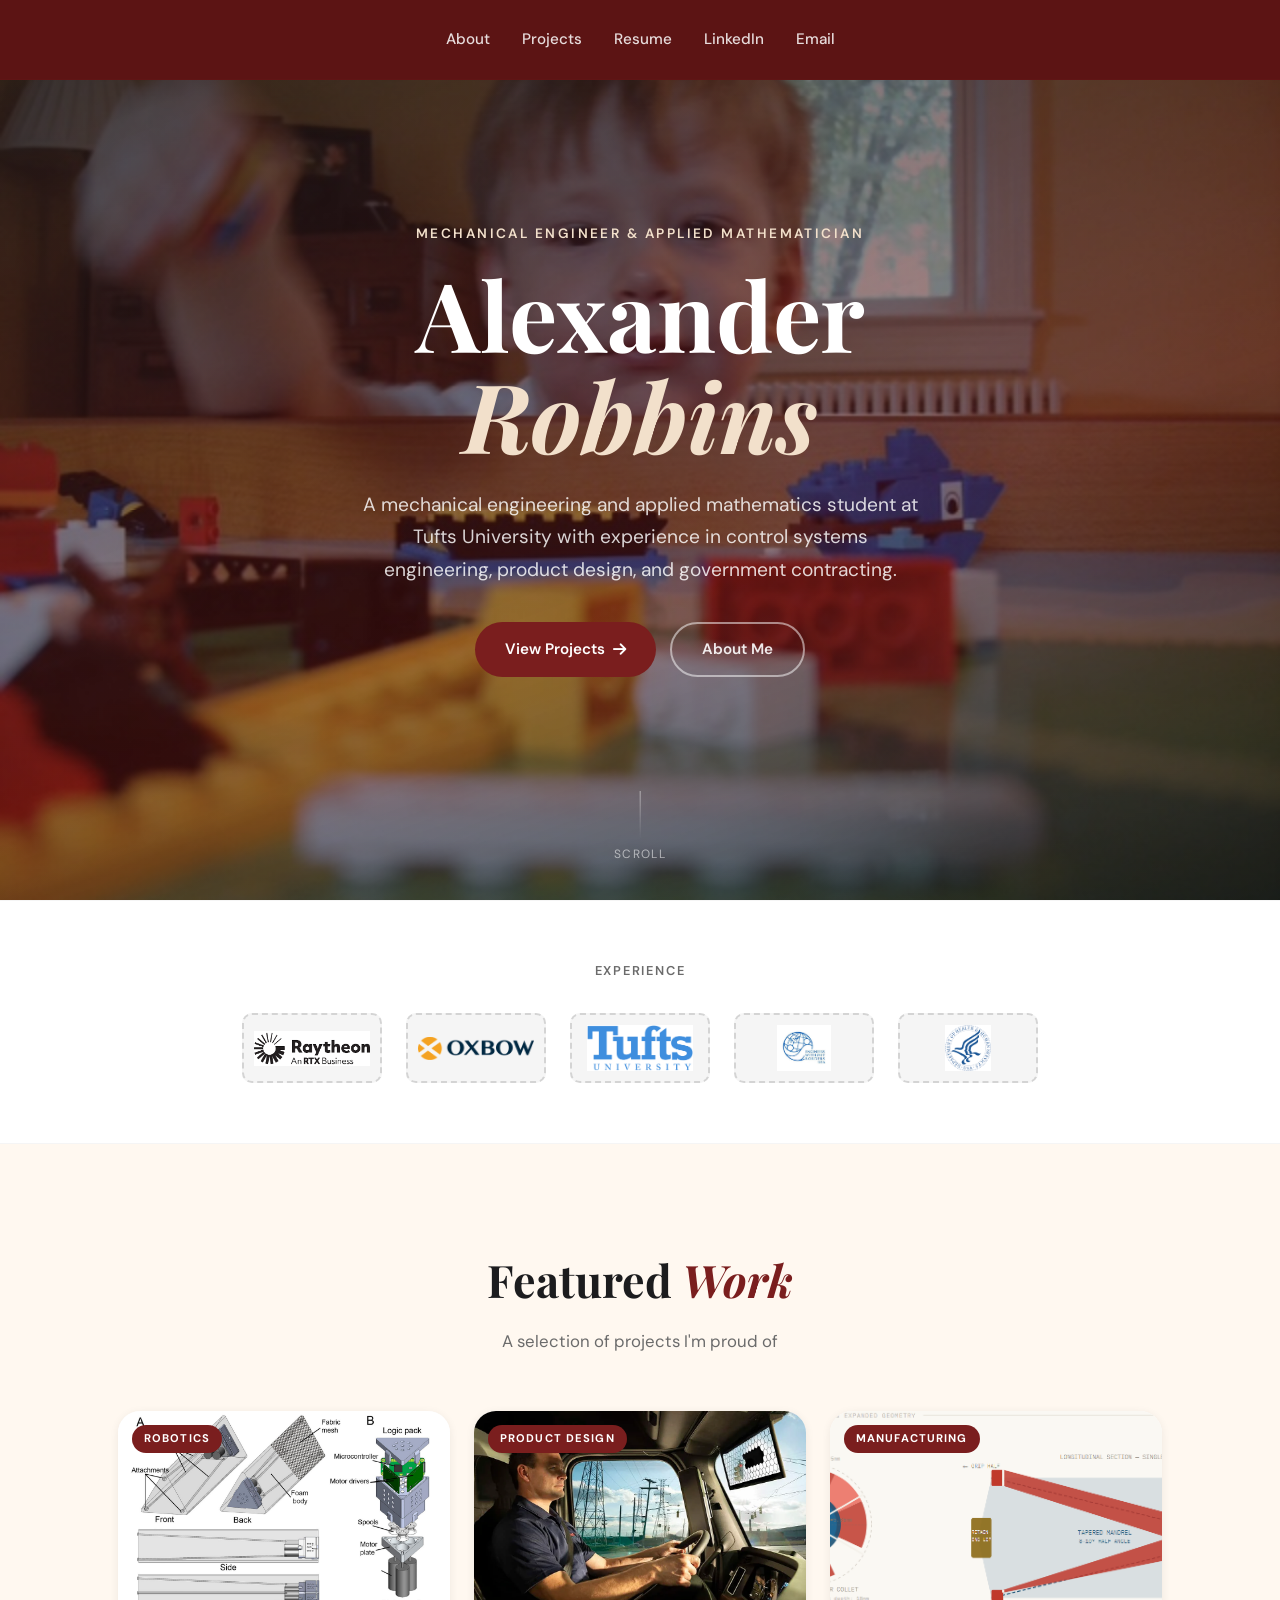
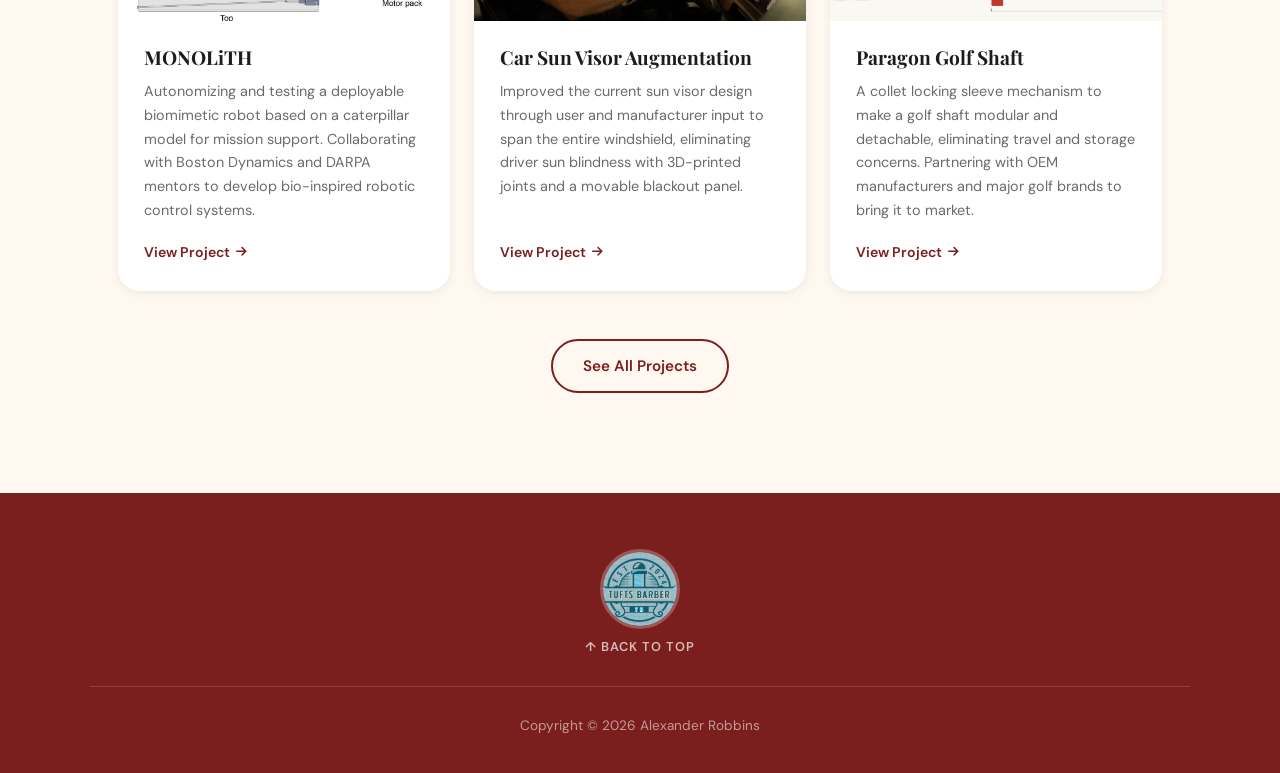
<file: index.html>
<!DOCTYPE html>
<html lang="en">
<head>
  <meta charset="UTF-8">
  <meta name="viewport" content="width=device-width, initial-scale=1.0">
  <title>Alexander Robbins — Mechanical Engineer</title>
  <link rel="stylesheet" href="./styles.css">
  <!-- Font Awesome for icons -->
  <link href="https://cdnjs.cloudflare.com/ajax/libs/font-awesome/6.0.0/css/all.min.css" rel="stylesheet">
</head>

<body>

  <!-- ═══════════════════════════════════════════════
       NAVIGATION
       ═══════════════════════════════════════════════ -->
  <nav id="navbar">
    <div class="nav__inner">
      <!-- Left: Name -->
      <a href="index.html" class="nav__logo">Alexander Robbins</a>

      <!-- Right: Links -->
      <ul class="nav__links" id="navLinks">
        <li><a href="index.html"   class="nav__link">Home</a></li>
        <li><a href="Alexander Robbins Resume Feb 2026.pdf" target="_blank" class="nav__link">Resume</a></li>
        <li><a href="projects.html" class="nav__link">Projects</a></li>
        <li><a href="contact.html" class="nav__link">Contact Me</a></li>
      </ul>

      <!-- Mobile hamburger -->
      <button class="nav__hamburger" id="hamburger" aria-label="Toggle menu">
        <span></span><span></span><span></span>
      </button>
    </div>
  </nav>

  <!-- ═══════════════════════════════════════════════
       HERO — full-screen background photo
       REPLACE: swap ./images/hero-bg.jpg with your
       preferred background photo
       ═══════════════════════════════════════════════ -->
  <section class="hero">
    <!-- Background image — REPLACE src with your photo -->
    <div class="hero__bg" style="background-image: url('legos.JPEG');"></div>
    <div class="hero__overlay"></div>

    <div class="hero__content">
      <p class="hero__eyebrow">Mechanical Engineer &amp; Applied Mathematician</p>

      <h1 class="hero__name">
        Alexander<br><em>Robbins</em>
      </h1>

      <p class="hero__blurb">
        A mechanical engineering and applied mathematics student at Tufts University
        with experience in control systems engineering, product design, and government contracting.
      </p>

      <div class="hero__cta">
        <a href="projects.html" class="btn btn--primary">
          View Projects <i class="fas fa-arrow-right"></i>
        </a>
        <a href="aboutme.html" class="btn btn--outline" style="color: rgba(255,255,255,0.9); border-color: rgba(255,255,255,0.5);">
          About Me
        </a>
      </div>
    </div>

    <!-- Scroll cue -->
    <div class="hero__scroll">
      <div class="hero__scroll-line"></div>
      <span>Scroll</span>
    </div>
  </section>

  <!-- ═══════════════════════════════════════════════
       EXPERIENCE — company logo strip
       HOW TO USE: Inside each .logo-placeholder div,
       add an <img src="./images/company-logo.png">
       and remove the <span> text. The grey box will
       disappear and your logo will fill the space.
       ═══════════════════════════════════════════════ -->
  <section class="experience">
    <div class="experience__label">Experience</div>
    <div class="experience__logos">

      <!-- REPLACE EACH: add <img src="./images/[logo].png"> inside, remove <span> -->
      <div class="logo-placeholder">
        <img src="rtxlogo.png">
      </div>
      <div class="logo-placeholder">
        <img src="oxbow.png">
      </div>
      <div class="logo-placeholder">
        <img src="tuftslogo.png">      
    </div>
      <div class="logo-placeholder">
        <img src="ewblogo.jpg">      
    </div>
      <div class="logo-placeholder">
        <img src="dhhslogo.png">      
      </div>

    </div>
  </section>

  <!-- ═══════════════════════════════════════════════
       FEATURED PROJECTS
       Three highlighted projects on the home page
       ═══════════════════════════════════════════════ -->
  <section class="featured section">
    <div class="container">
      <h2 class="section-title">Featured <span>Work</span></h2>
      <p class="section-subtitle">A selection of projects I'm proud of</p>

      <div class="featured__grid">

        <!-- ── Featured Card 1: MONOLiTH ── -->
        <div class="featured-card reveal">
          <div class="featured-card__img-wrap">
            <!-- REPLACE: ./images/monolith.jpg -->
            <img src="monolith.png" alt="MONOLiTH Robot">
            <span class="featured-card__badge">Robotics</span>
          </div>
          <div class="featured-card__body">
            <h3 class="featured-card__title">MONOLiTH</h3>
            <p class="featured-card__desc">
              Autonomizing and testing a deployable biomimetic robot based on a caterpillar
              model for mission support. Collaborating with Boston Dynamics and DARPA mentors
              to develop bio-inspired robotic control systems.
            </p>
            <!-- REPLACE href with link to project report or page -->
            <a href="https://par.nsf.gov/servlets/purl/10316323" class="featured-card__link">
              View Project <i class="fas fa-arrow-right"></i>
            </a>
          </div>
        </div>

        <!-- ── Featured Card 2: Car Sun Visor ── -->
        <div class="featured-card reveal reveal--delay-2">
          <div class="featured-card__img-wrap">
            <!-- REPLACE: ./images/sunvisor.jpg -->
            <img src="sunvisor.webp" alt="Car Sun Visor Augmentation">
            <span class="featured-card__badge">Product Design</span>
          </div>
          <div class="featured-card__body">
            <h3 class="featured-card__title">Car Sun Visor Augmentation</h3>
            <p class="featured-card__desc">
              Improved the current sun visor design through user and manufacturer input to
              span the entire windshield, eliminating driver sun blindness with 3D-printed
              joints and a movable blackout panel.
            </p>
            <!-- REPLACE href -->
            <a href="#" class="featured-card__link">
              View Project <i class="fas fa-arrow-right"></i>
            </a>
          </div>
        </div>

        <!-- ── Featured Card 3: Paragon Golf Shaft ── -->
        <div class="featured-card reveal reveal--delay-3">
          <div class="featured-card__img-wrap">
            <!-- REPLACE: ./images/paragon.jpg -->
            <img src="paragondiagram.png" alt="Paragon Golf Shaft">
            <span class="featured-card__badge">Manufacturing</span>
          </div>
          <div class="featured-card__body">
            <h3 class="featured-card__title">Paragon Golf Shaft</h3>
            <p class="featured-card__desc">
              A collet locking sleeve mechanism to make a golf shaft modular and detachable,
              eliminating travel and storage concerns. Partnering with OEM manufacturers and
              major golf brands to bring it to market.
            </p>
            <!-- REPLACE href -->
            <a href="golf_shaft_oem_deck_1.pptx" class="featured-card__link">
              View Project <i class="fas fa-arrow-right"></i>
            </a>
          </div>
        </div>

      </div>

      <div class="featured__cta">
        <a href="projects.html" class="btn btn--outline">See All Projects</a>
      </div>
    </div>
  </section>

  <!-- ═══════════════════════════════════════════════
       FOOTER
       ═══════════════════════════════════════════════ -->
  <footer>
    <div class="footer__inner">

      <!-- TuftsBarber logo — click scrolls to top -->
      <a href="#" class="footer__logo-wrap" aria-label="Back to top">
        <!-- REPLACE: ./images/tuftsbarber.png -->
        <img src="tuftsbarber.png" alt="TuftsBarber" class="footer__logo-img">
        <span class="footer__back-top">↑ Back to Top</span>
      </a>

      <nav class="footer__links">
        <a href="aboutme.html"  class="footer__link">About</a>
        <a href="projects.html" class="footer__link">Projects</a>
        <a href="Alexander Robbins Resume Feb 2026.pdf" target="_blank" class="footer__link">Resume</a>
        <a href="https://www.linkedin.com/in/alexander-h-robbins" target="_blank" class="footer__link">LinkedIn</a>
        <a href="mailto:alexanderrobbins@gmail.com" class="footer__link">Email</a>
      </nav>

      <div class="footer__divider"></div>
      <p class="footer__copyright">Copyright &copy; 2026 Alexander Robbins</p>
    </div>
  </footer>

  <!-- ═══════════════════════════════════════════════
       JAVASCRIPT
       ═══════════════════════════════════════════════ -->
  <script>
    // ── Navbar: add .scrolled class after user scrolls down ──
    const navbar = document.getElementById('navbar');
    window.addEventListener('scroll', () => {
      navbar.classList.toggle('scrolled', window.scrollY > 40);
    });

    // ── Mobile hamburger toggle ──
    const hamburger = document.getElementById('hamburger');
    const navLinks  = document.getElementById('navLinks');
    hamburger.addEventListener('click', () => {
      navLinks.classList.toggle('open');
    });
    // Close menu when a link is clicked
    navLinks.querySelectorAll('.nav__link').forEach(link => {
      link.addEventListener('click', () => navLinks.classList.remove('open'));
    });

    // ── Scroll-reveal: watch .reveal elements ──
    const observer = new IntersectionObserver((entries) => {
      entries.forEach(e => {
        if (e.isIntersecting) {
          e.target.classList.add('visible');
          observer.unobserve(e.target);
        }
      });
    }, { threshold: 0.12 });
    document.querySelectorAll('.reveal').forEach(el => observer.observe(el));
  </script>

</body>

</html>
</file>
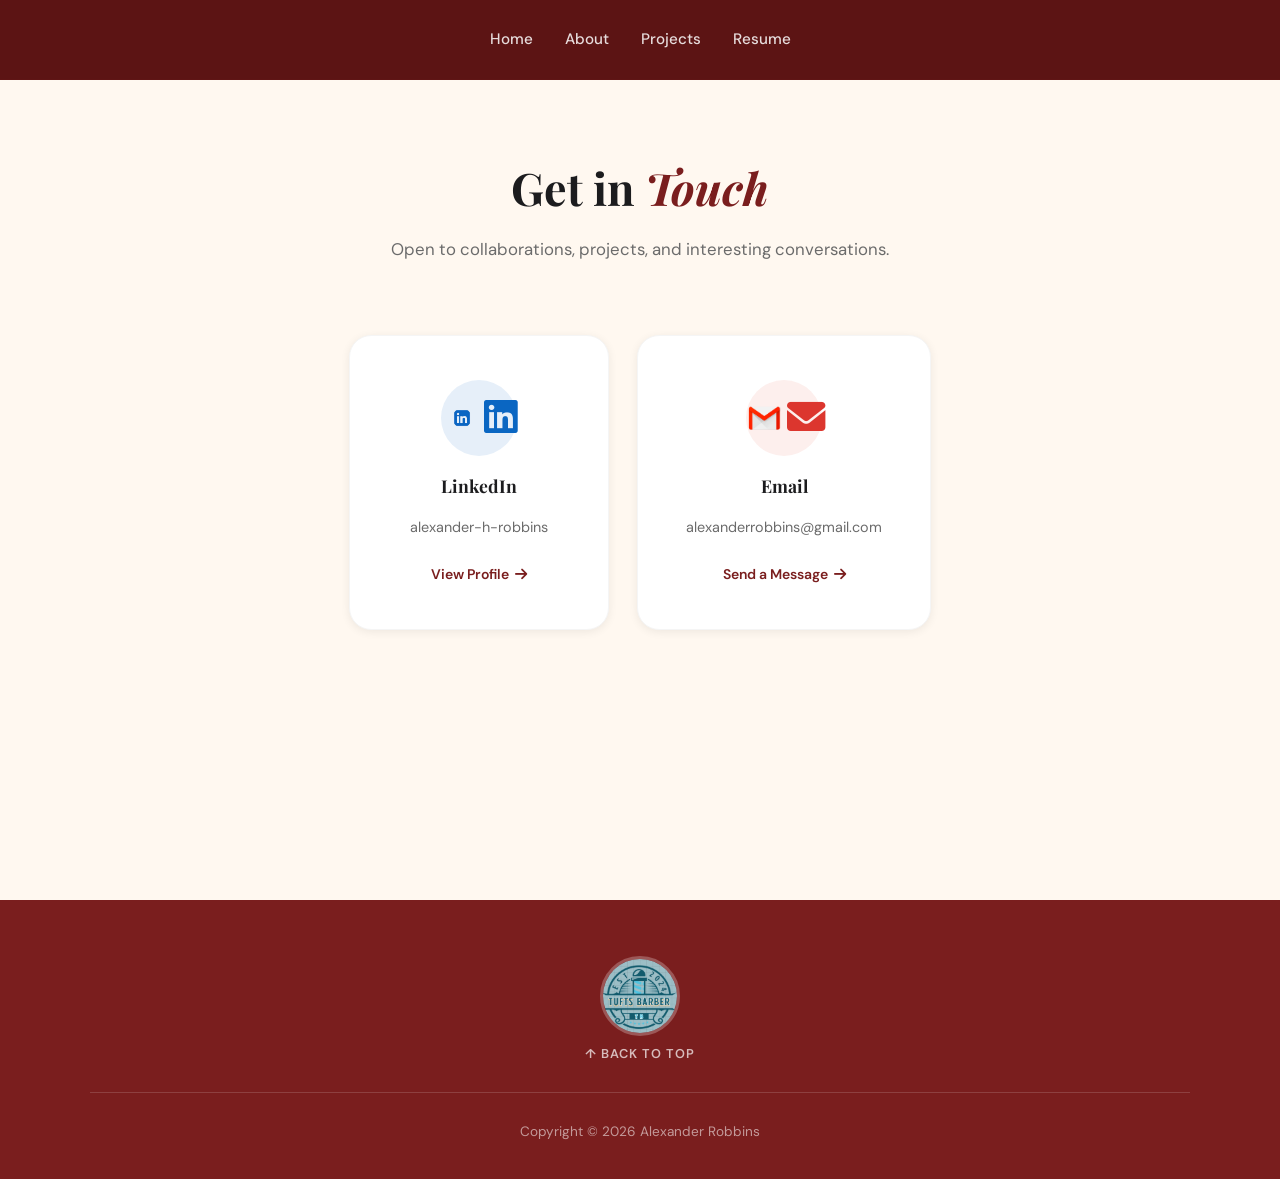
<file: contact.html>
<!DOCTYPE html>
<html lang="en">
<head>
  <meta charset="UTF-8">
  <meta name="viewport" content="width=device-width, initial-scale=1.0">
  <title>Contact — Alexander Robbins</title>
  <link rel="stylesheet" href="./styles.css">
  <link href="https://cdnjs.cloudflare.com/ajax/libs/font-awesome/6.0.0/css/all.min.css" rel="stylesheet">
</head>

<body>

  <!-- ═══════════════════════════════════════════════
       NAVIGATION
       ═══════════════════════════════════════════════ -->
  <nav id="navbar">
    <div class="nav__inner">
      <a href="index.html" class="nav__logo">Alexander Robbins</a>
      <ul class="nav__links" id="navLinks">
        <li><a href="index.html"    class="nav__link">Home</a></li>
        <li><a href="Alexander Robbins Resume Feb 2026.pdf" target="_blank" class="nav__link">Resume</a></li>
        <li><a href="projects.html" class="nav__link">Projects</a></li>
        <li><a href="contact.html" class="nav__link">Contact Me</a></li>
      </ul>
      <button class="nav__hamburger" id="hamburger" aria-label="Toggle menu">
        <span></span><span></span><span></span>
      </button>
    </div>
  </nav>

  <!-- ═══════════════════════════════════════════════
       CONTACT SECTION
       ICONS: Place your gmail and linkedin icon image
       files into ./images/ and update the src below.
       The Font Awesome fallback icons are displayed
       if no image is provided — both will look great.

       Gmail icon file:    .//gmail-icon.png
       LinkedIn icon file: .//linkedin-icon.png
       ═══════════════════════════════════════════════ -->
  <main class="contact-page">
    <div class="container">

      <div class="contact-header">
        <h1 class="section-title">Get in <span>Touch</span></h1>
        <p class="section-subtitle">
          Open to collaborations, projects, and interesting conversations.
        </p>
      </div>

      <div class="contact-cards">

        <!-- ── LinkedIn Card ── -->
        <a
          href="https://www.linkedin.com/in/alexander-h-robbins"
          target="_blank"
          class="contact-card contact-card--linkedin reveal"
          aria-label="LinkedIn Profile"
        >
          <div class="contact-card__icon-wrap">
              <img src="linkedIN.png" alt="LinkedIn" class="contact-card__icon-img">
            <i class="fab fa-linkedin contact-card__icon-fa"></i>
          </div>
          <span class="contact-card__label">LinkedIn</span>
          <span class="contact-card__value">alexander-h-robbins</span>
          <span class="contact-card__cta">
            View Profile <i class="fas fa-arrow-right"></i>
          </span>
        </a>

        <!-- ── Gmail / Email Card ── -->
        <a
          href="mailto:alexanderrobbins@gmail.com"
          class="contact-card contact-card--gmail reveal reveal--delay-2"
          aria-label="Send Email"
        >
          <div class="contact-card__icon-wrap">
            <img src="Gmail-Logo-2013-2020.png" alt="Gmail" class="contact-card__icon-img">
            <i class="fas fa-envelope contact-card__icon-fa"></i>
          </div>
          <span class="contact-card__label">Email</span>
          <span class="contact-card__value">alexanderrobbins@gmail.com</span>
          <span class="contact-card__cta">
            Send a Message <i class="fas fa-arrow-right"></i>
          </span>
        </a>

      </div>
    </div>
  </main>

  <!-- ═══════════════════════════════════════════════
       FOOTER
       ═══════════════════════════════════════════════ -->
  <footer>
    <div class="footer__inner">
      <a href="#" class="footer__logo-wrap" aria-label="Back to top">
        <img src="tuftsbarber.png" alt="TuftsBarber" class="footer__logo-img">
        <span class="footer__back-top">↑ Back to Top</span>
      </a>
      <nav class="footer__links">
        <a href="index.html"    class="footer__link">Home</a>
        <a href="aboutme.html"  class="footer__link">About</a>
        <a href="projects.html" class="footer__link">Projects</a>
        <a href="Alexander Robbins Resume Feb 2026.pdf" target="_blank" class="footer__link">Resume</a>
      </nav>
      <div class="footer__divider"></div>
      <p class="footer__copyright">Copyright &copy; 2026 Alexander Robbins</p>
    </div>
  </footer>

  <script>
    const navbar    = document.getElementById('navbar');
    const hamburger = document.getElementById('hamburger');
    const navLinks  = document.getElementById('navLinks');

    window.addEventListener('scroll', () => {
      navbar.classList.toggle('scrolled', window.scrollY > 40);
    });

    hamburger.addEventListener('click', () => navLinks.classList.toggle('open'));
    navLinks.querySelectorAll('.nav__link').forEach(l =>
      l.addEventListener('click', () => navLinks.classList.remove('open'))
    );

    const observer = new IntersectionObserver((entries) => {
      entries.forEach(e => {
        if (e.isIntersecting) { e.target.classList.add('visible'); observer.unobserve(e.target); }
      });
    }, { threshold: 0.12 });
    document.querySelectorAll('.reveal').forEach(el => observer.observe(el));
  </script>

</body>

</html>
</file>
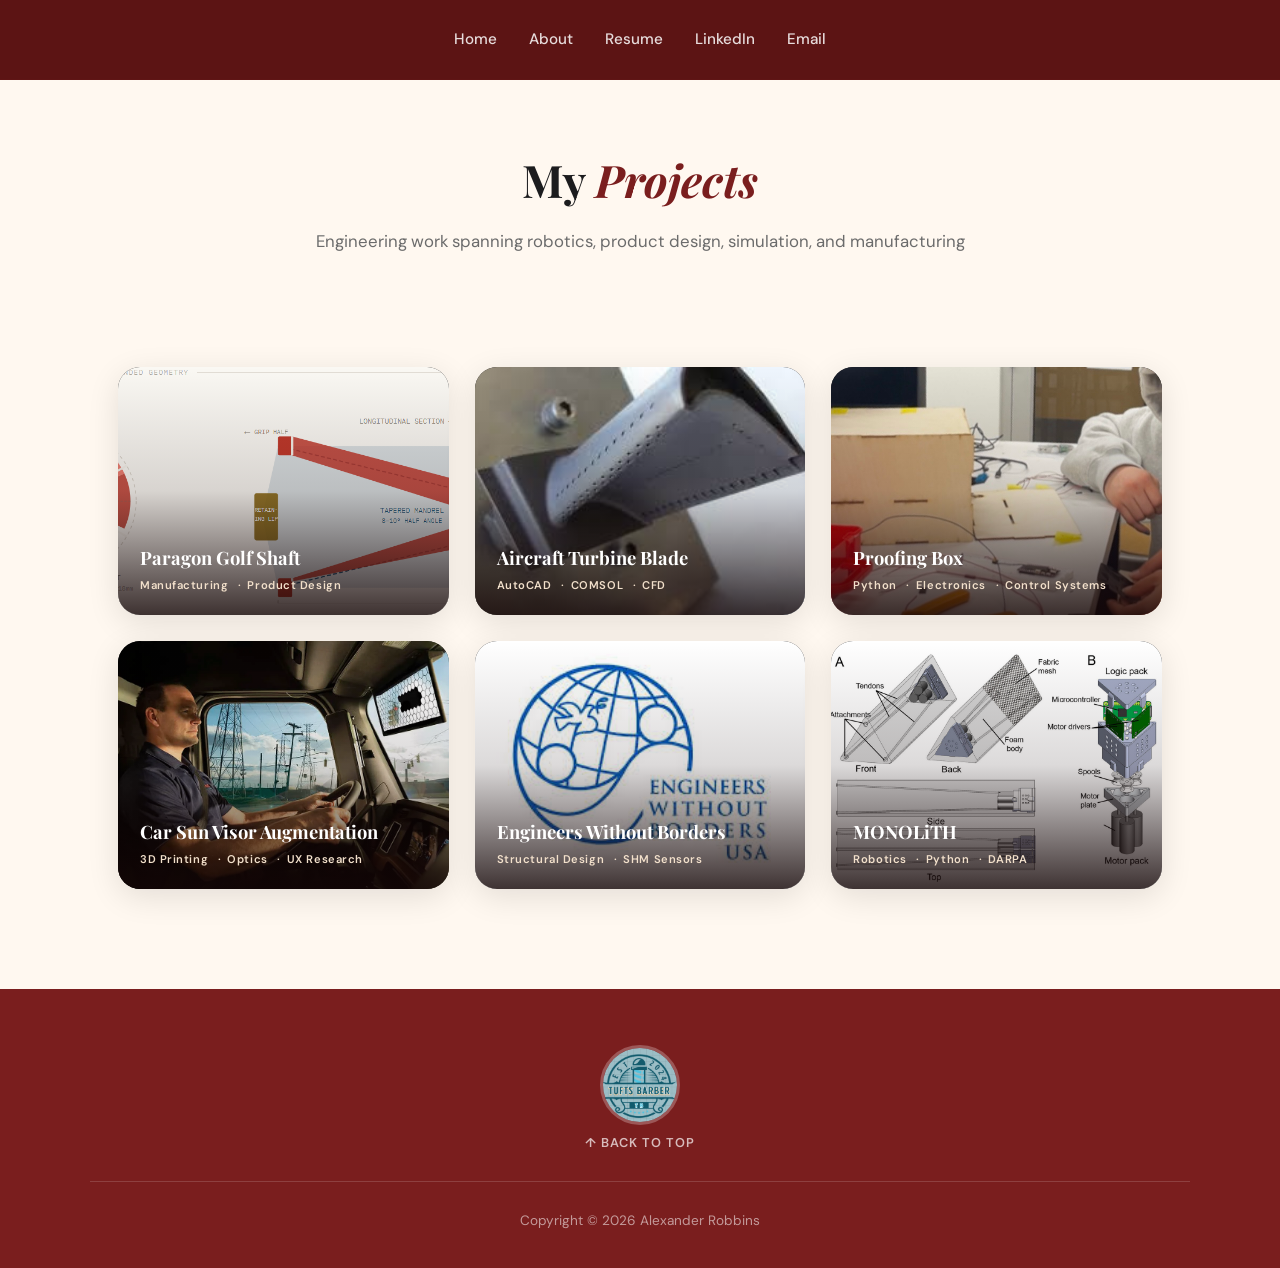
<file: projects.html>
<!DOCTYPE html>
<html lang="en">
<head>
  <meta charset="UTF-8">
  <meta name="viewport" content="width=device-width, initial-scale=1.0">
  <title>Projects — Alexander Robbins</title>
  <link rel="stylesheet" href="./styles.css">
  <link href="https://cdnjs.cloudflare.com/ajax/libs/font-awesome/6.0.0/css/all.min.css" rel="stylesheet">
</head>

<body>

  <!-- ═══════════════════════════════════════════════
       NAVIGATION
       ═══════════════════════════════════════════════ -->
  <nav id="navbar">
    <div class="nav__inner">
      <a href="index.html" class="nav__logo">Alexander Robbins</a>
      <ul class="nav__links" id="navLinks">
        <li><a href="index.html"    class="nav__link">Home</a></li>
        <li><a href="Alexander Robbins Resume Feb 2026.pdf" target="_blank" class="nav__link">Resume</a></li>
        <li><a href="projects.html" class="nav__link">Projects</a></li>
        <li><a href="contact.html" class="nav__link">Contact Me</a></li>
      </ul>
      <button class="nav__hamburger" id="hamburger" aria-label="Toggle menu">
        <span></span><span></span><span></span>
      </button>
    </div>
  </nav>

  <!-- ═══════════════════════════════════════════════
       PROJECTS PAGE
       HOW PROJECT CARDS WORK:
       - Each card has a background image (replace placeholder)
       - At rest: title + tags are visible at the bottom
       - On hover: description slides up; title fades out
       - Clicking the whole card follows the <a href> link
       
       TO ADD A NEW PROJECT:
       1. Copy any .project-card block
       2. Replace the img src
       3. Update title, tags, description text
       4. Replace the href="#" with your PDF/link
       ═══════════════════════════════════════════════ -->
  <main class="projects-page">
    <div class="container">

      <!-- Page header -->
      <div class="projects-header">
        <h1 class="section-title">My <span>Projects</span></h1>
        <p class="section-subtitle">
          Engineering work spanning robotics, product design, simulation, and manufacturing
        </p>
      </div>

      <!-- ── 3-Column Project Grid ── -->
      <div class="projects-grid">

        <!-- ──────────────────────────────────────────
             PROJECT 1: Paragon Golf Shaft
             REPLACE: image, href
        ────────────────────────────────────────── -->
        <a
          href="#"
          class="project-card reveal"
          aria-label="Paragon Golf Shaft Mechanism"
          target="_blank"
        >
          <!-- REPLACE: ./images/paragon.jpg -->
          <img src="paragondiagram.png" alt="Paragon Golf Shaft" class="project-card__img">
          <div class="project-card__base-overlay"></div>
          <div class="project-card__hover-overlay"></div>

          <!-- Title bar (visible at rest) -->
          <div class="project-card__title-bar">
            <h3 class="project-card__title">Paragon Golf Shaft</h3>
            <div class="project-card__tags">
              <span class="project-card__tag">Manufacturing</span>
              <span class="project-card__tag">Product Design</span>
            </div>
          </div>

          <!-- Description (slides up on hover) -->
          <div class="project-card__desc">
            <p class="project-card__desc-text">
              A collet locking sleeve
              to make a golf shaft modular and detachable, eliminating travel and storage
              concerns while partnering with OEM manufacturers and major golf brands.
            </p>
            <span class="project-card__action">
              View Project <i class="fas fa-arrow-right"></i>
            </span>
          </div>
        </a>

        <!-- ──────────────────────────────────────────
             PROJECT 2: Aircraft Turbine Blade
             REPLACE: image, href
        ────────────────────────────────────────── -->
        <a
          href="#"
          class="project-card reveal reveal--delay-1"
          aria-label="Aircraft Turbine Blade"
          target="_blank"
        >
          <!-- REPLACE: ./images/turbine-blade.jpg -->
          <img src="turbineblade.jpg" alt="Aircraft Turbine Blade" class="project-card__img">
          <div class="project-card__base-overlay"></div>
          <div class="project-card__hover-overlay"></div>

          <div class="project-card__title-bar">
            <h3 class="project-card__title">Aircraft Turbine Blade</h3>
            <div class="project-card__tags">
              <span class="project-card__tag">AutoCAD</span>
              <span class="project-card__tag">COMSOL</span>
              <span class="project-card__tag">CFD</span>
            </div>
          </div>

          <div class="project-card__desc">
            <p class="project-card__desc-text">
              Modeled in AutoCAD,
              simulated flow in COMSOL, and optimized film cooling hole placement to improve
              thermal performance and blade longevity.
            </p>
            <span class="project-card__action">
              View Project <i class="fas fa-arrow-right"></i>
            </span>
          </div>
        </a>

        <!-- ──────────────────────────────────────────
             PROJECT 3: Proofing Box
             REPLACE: image, href
        ────────────────────────────────────────── -->
        <a
          href="#"
          class="project-card reveal reveal--delay-2"
          aria-label="Proofing Box"
          target="_blank"
        >
          <!-- REPLACE: ./images/proofing-box.jpg -->
          <img src="proofingbox.jpg" alt="Proofing Box" class="project-card__img">
          <div class="project-card__base-overlay"></div>
          <div class="project-card__hover-overlay"></div>

          <div class="project-card__title-bar">
            <h3 class="project-card__title">Proofing Box</h3>
            <div class="project-card__tags">
              <span class="project-card__tag">Python</span>
              <span class="project-card__tag">Electronics</span>
              <span class="project-card__tag">Control Systems</span>
            </div>
          </div>

          <div class="project-card__desc">
            <p class="project-card__desc-text">
              Controlled temperature
              and humidity via sensors for precision environmental and process stability testing.
              Uses thermoelectric heating and a continual feedback loop.
            </p>
            <span class="project-card__action">
              View Project <i class="fas fa-arrow-right"></i>
            </span>
          </div>
        </a>

        <!-- ──────────────────────────────────────────
             PROJECT 4: Car Sun Visor Augmentation
             REPLACE: image, href
        ────────────────────────────────────────── -->
        <a
          href="#"
          class="project-card reveal"
          aria-label="Car Sun Visor Augmentation"
          target="_blank"
        >
          <!-- REPLACE: ./images/sunvisor.jpg -->
          <img src="sunvisor.webp" alt="Car Sun Visor Augmentation" class="project-card__img">
          <div class="project-card__base-overlay"></div>
          <div class="project-card__hover-overlay"></div>

          <div class="project-card__title-bar">
            <h3 class="project-card__title">Car Sun Visor Augmentation</h3>
            <div class="project-card__tags">
              <span class="project-card__tag">3D Printing</span>
              <span class="project-card__tag">Optics</span>
              <span class="project-card__tag">UX Research</span>
            </div>
          </div>

          <div class="project-card__desc">
            <p class="project-card__desc-text">
              Improved the current
              design through user and manufacturer input to span the entire windshield,
              eliminating sun blindness with 3D-printed joints and a moveable blackout circle.
            </p>
            <span class="project-card__action">
              View Project <i class="fas fa-arrow-right"></i>
            </span>
          </div>
        </a>

        <!-- ──────────────────────────────────────────
             PROJECT 5: Engineers Without Borders
             REPLACE: image, href
        ────────────────────────────────────────── -->
        <a
          href="#"
          class="project-card reveal reveal--delay-1"
          aria-label="Engineers Without Borders Local Project"
          target="_blank"
        >
          <!-- REPLACE: ./images/ewb.jpg -->
          <img src="ewblogo.jpg" alt="Engineers Without Borders" class="project-card__img">
          <div class="project-card__base-overlay"></div>
          <div class="project-card__hover-overlay"></div>

          <div class="project-card__title-bar">
            <h3 class="project-card__title">Engineers Without Borders</h3>
            <div class="project-card__tags">
              <span class="project-card__tag">Structural Design</span>
              <span class="project-card__tag">SHM Sensors</span>
            </div>
          </div>

          <div class="project-card__desc">
            <p class="project-card__desc-text">
              Designing and testing
              a 12-ton capacity platform with structural health sensor integration to support
              a food pantry's walk-in fridge at Tufts.
            </p>
            <span class="project-card__action">
              View Project <i class="fas fa-arrow-right"></i>
            </span>
          </div>
        </a>

        <!-- ──────────────────────────────────────────
             PROJECT 6: MONOLiTH
             REPLACE: image, href
        ────────────────────────────────────────── -->
        <a
          href="https://par.nsf.gov/servlets/purl/10316323"
          class="project-card reveal reveal--delay-2"
          aria-label="MONOLiTH Robot"
          target="_blank"
        >
          <!-- REPLACE: ./images/monolith.jpg -->
          <img src="monolith.png" alt="MONOLiTH Robot" class="project-card__img">
          <div class="project-card__base-overlay"></div>
          <div class="project-card__hover-overlay"></div>

          <div class="project-card__title-bar">
            <h3 class="project-card__title">MONOLiTH</h3>
            <div class="project-card__tags">
              <span class="project-card__tag">Robotics</span>
              <span class="project-card__tag">Python</span>
              <span class="project-card__tag">DARPA</span>
            </div>
          </div>

          <div class="project-card__desc">
            <p class="project-card__desc-text">
              Autonomizing and testing
              a deployable biomimetic robot based on a caterpillar model. Designing sensor
              placement, manufacturing differential friction elements, and integrating Python
              code with clutch motors. Collaborating with Boston Dynamics and DARPA mentors.
            </p>
            <span class="project-card__action">
              View Project <i class="fas fa-arrow-right"></i>
            </span>
          </div>
        </a>

        <!-- ──────────────────────────────────────────
             FUTURE PROJECT PLACEHOLDER
             Duplicate this block to add more projects
        ────────────────────────────────────────── -->
        <!--
        <a href="#" class="project-card" target="_blank">
          <img src="./images/project-name.jpg" alt="Project Name" class="project-card__img">
          <div class="project-card__base-overlay"></div>
          <div class="project-card__hover-overlay"></div>
          <div class="project-card__title-bar">
            <h3 class="project-card__title">Project Title</h3>
            <div class="project-card__tags">
              <span class="project-card__tag">Tag One</span>
              <span class="project-card__tag">Tag Two</span>
            </div>
          </div>
          <div class="project-card__desc">
            <p class="project-card__desc-text">
              Lorem ipsum dolor sit amet, consectetur adipiscing elit.
              Replace with your project description.
            </p>
            <span class="project-card__action">
              View Project <i class="fas fa-arrow-right"></i>
            </span>
          </div>
        </a>
        -->

      </div><!-- /projects-grid -->
    </div><!-- /container -->
  </main>

  <!-- ═══════════════════════════════════════════════
       FOOTER
       ═══════════════════════════════════════════════ -->
  <footer>
    <div class="footer__inner">
      <a href="#" class="footer__logo-wrap" aria-label="Back to top">
        <img src="tuftsbarber.png" alt="TuftsBarber" class="footer__logo-img">
        <span class="footer__back-top">↑ Back to Top</span>
      </a>
      <nav class="footer__links">
        <a href="index.html"    class="footer__link">Home</a>
        <a href="aboutme.html"  class="footer__link">About</a>
        <a href="Alexander Robbins Resume Feb 2026.pdf" target="_blank" class="footer__link">Resume</a>
        <a href="https://www.linkedin.com/in/alexander-h-robbins" target="_blank" class="footer__link">LinkedIn</a>
        <a href="mailto:alexanderrobbins@gmail.com" class="footer__link">Email</a>
      </nav>
      <div class="footer__divider"></div>
      <p class="footer__copyright">Copyright &copy; 2026 Alexander Robbins</p>
    </div>
  </footer>

  <script>
    const navbar    = document.getElementById('navbar');
    const hamburger = document.getElementById('hamburger');
    const navLinks  = document.getElementById('navLinks');

    window.addEventListener('scroll', () => {
      navbar.classList.toggle('scrolled', window.scrollY > 40);
    });

    hamburger.addEventListener('click', () => navLinks.classList.toggle('open'));
    navLinks.querySelectorAll('.nav__link').forEach(l =>
      l.addEventListener('click', () => navLinks.classList.remove('open'))
    );

    const observer = new IntersectionObserver((entries) => {
      entries.forEach(e => {
        if (e.isIntersecting) { e.target.classList.add('visible'); observer.unobserve(e.target); }
      });
    }, { threshold: 0.10 });
    document.querySelectorAll('.reveal').forEach(el => observer.observe(el));
  </script>

</body>

</html>
</file>
<file: styles.css>
/* ============================================================
   ALEXANDER ROBBINS — PORTFOLIO
   styles.css  |  Shared across all pages
   ============================================================ */

@import url('https://fonts.googleapis.com/css2?family=Playfair+Display:ital,wght@0,400;0,600;0,700;1,400&family=DM+Sans:opsz,wght@9..40,300;9..40,400;9..40,500;9..40,600&display=swap');

/* ─── CSS VARIABLES ─────────────────────────────────────────── */
:root {
  --brown:         #7A1E1E;   /* primary accent */
  --brown-dark:    #5C1414;   /* hover / deeper brown */
  --brown-hover:   #9B2A2A;
  --cream:         #FFF8F0;   /* page background */
  --cream-dark:    #F2E0CB;   /* section tint */
  --white:         #FFFFFF;
  --dark:          #1C1C1E;
  --mid:           #4A4A4A;
  --gray-600:      #6B6B6B;
  --gray-300:      #D4D4D4;
  --gray-100:      #F5F5F5;
  --font-display:  'Playfair Display', Georgia, serif;
  --font-body:     'DM Sans', system-ui, sans-serif;
  --ease:          all 300ms ease;
  --ease-slow:     all 500ms ease;
  --shadow-sm:     0 2px 10px rgba(0,0,0,0.07);
  --shadow-md:     0 8px 32px rgba(0,0,0,0.11);
  --shadow-lg:     0 20px 64px rgba(0,0,0,0.16);
  --radius:        14px;
  --radius-lg:     22px;
  --nav-height:    80px;
}

/* ─── RESET ─────────────────────────────────────────────────── */
*, *::before, *::after {
  margin: 0;
  padding: 0;
  box-sizing: border-box;
}

html {
  scroll-behavior: smooth;
  font-size: 16px;
}

body {
  font-family: var(--font-body);
  background-color: var(--cream);
  color: var(--dark);
  line-height: 1.6;
  -webkit-font-smoothing: antialiased;
}

img { display: block; max-width: 100%; }
li  { list-style: none; }
a   { text-decoration: none; color: inherit; }

/* ─── UTILITY ────────────────────────────────────────────────── */
.container {
  max-width: 1100px;
  margin: 0 auto;
  padding: 0 28px;
}

.section-title {
  font-family: var(--font-display);
  font-size: clamp(2rem, 4vw, 2.8rem);
  font-weight: 700;
  color: var(--dark);
  text-align: center;
  margin-bottom: 12px;
}

.section-title span {
  color: var(--brown);
  font-style: italic;
}

.section-subtitle {
  text-align: center;
  color: var(--gray-600);
  font-size: 1.05rem;
  font-weight: 400;
  margin-bottom: 56px;
}

.text-brown { color: var(--brown); }

/* ─── NAVIGATION ────────────────────────────────────────────── */
nav {
  position: fixed;
  top: 0;
  left: 0;
  width: 100%;
  height: var(--nav-height);
  z-index: 9999;
  overflow: visible;
  background: var(--brown-dark);
  backdrop-filter: blur(14px);
  border-bottom: 1px solid rgba(122, 30, 30, 0.10);
  display: flex;
  align-items: center;
  transition: var(--ease);
}

nav.scrolled {
  background: rgba(255, 248, 240);
  box-shadow: var(--shadow-sm);
}

.nav__inner {
  max-width: 1100px;
  width: 100%;
  margin: 0 auto;
  padding: 0 28px;
  display: flex;
  justify-content: space-between;
  align-items: center;
}

/* Name / logo on left */
.nav__logo {
  font-family: var(--font-display);
  font-size: 1.35rem;
  font-weight: 700;
  color: var(--brown);
  letter-spacing: -0.01em;
  white-space: nowrap;
}

/* Links on right */
.nav__links {
  display: flex;
  align-items: center;
  gap: 8px;
}

.nav__link {
  font-size: 0.9rem;
  font-weight: 500;
  color: var(--brown);
  padding: 8px 14px;
  border-radius: 8px;
  transition: var(--ease);
  position: relative;
}

.nav__link::after {
  content: '';
  position: absolute;
  bottom: 4px;
  left: 14px;
  right: 14px;
  height: 2px;
  background: var(--brown);
  border-radius: 2px;
  transform: scaleX(0);
  transform-origin: left;
  transition: transform 280ms ease;
}

.nav__link:hover { color: var(--brown); }
.nav__link:hover::after { transform: scaleX(1); }

/* Contact pill button */
.nav__link--pill {
  background: var(--brown);
  color: var(--white) !important;
  padding: 9px 22px;
  border-radius: 50px;
  font-weight: 600;
  transition: var(--ease);
}

.nav__link--pill::after { display: none; }

.nav__link--pill:hover {
  background: var(--brown-dark);
  transform: translateY(-1px);
  box-shadow: 0 4px 16px rgba(122,30,30,0.3);
}

/* Mobile hamburger */
.nav__hamburger {
  display: none;
  flex-direction: column;
  gap: 5px;
  cursor: pointer;
  padding: 4px;
  background: none;
  border: none;
}

.nav__hamburger span {
  display: block;
  width: 24px;
  height: 2px;
  background: var(--brown);
  border-radius: 2px;
  transition: var(--ease);
}

/* ─── FOOTER ─────────────────────────────────────────────────── */
footer {
  background: var(--brown);
  color: var(--white);
  padding: 56px 28px 36px;
}

.footer__inner {
  max-width: 1100px;
  margin: 0 auto;
  display: flex;
  flex-direction: column;
  align-items: center;
  gap: 28px;
}

.footer__logo-wrap {
  display: flex;
  flex-direction: column;
  align-items: center;
  gap: 8px;
  cursor: pointer;
  transition: var(--ease);
}

.footer__logo-wrap:hover { transform: translateY(-3px); }

.footer__logo-img {
  width: 80px;
  height: 80px;
  border-radius: 50%;
  object-fit: cover;
  border: 3px solid rgba(255,255,255,0.25);
}

.footer__back-top {
  font-size: 0.8rem;
  font-weight: 600;
  color: rgba(255,255,255,0.7);
  letter-spacing: 0.08em;
  text-transform: uppercase;
}

.footer__links {
  display: flex;
  gap: 32px;
  flex-wrap: wrap;
  justify-content: center;
}

.footer__link {
  color: rgba(255,255,255,0.85);
  font-size: 0.95rem;
  font-weight: 500;
  transition: var(--ease);
  position: relative;
}

.footer__link::after {
  content: '';
  position: absolute;
  bottom: -2px;
  left: 0;
  right: 0;
  height: 1px;
  background: rgba(255,255,255,0.5);
  transform: scaleX(0);
  transition: transform 280ms ease;
}

.footer__link:hover { color: var(--white); }
.footer__link:hover::after { transform: scaleX(1); }

.footer__divider {
  width: 100%;
  height: 1px;
  background: rgba(255,255,255,0.15);
}

.footer__copyright {
  font-size: 0.85rem;
  color: rgba(255,255,255,0.55);
}

/* ─── PAGE HEADER BANNER (used on inner pages) ──────────────── */
.page-header {
  padding-top: calc(var(--nav-height) + 64px);
  padding-bottom: 48px;
  text-align: center;
}

/* ─── SECTION SPACING ───────────────────────────────────────── */
.section {
  padding: 100px 0;
}

.section--alt {
  background: var(--white);
}

.section--cream {
  background: var(--cream-dark);
}

/* ─── BUTTONS ────────────────────────────────────────────────── */
.btn {
  display: inline-flex;
  align-items: center;
  gap: 8px;
  padding: 13px 30px;
  border-radius: 50px;
  font-family: var(--font-body);
  font-size: 0.95rem;
  font-weight: 600;
  cursor: pointer;
  border: none;
  transition: var(--ease);
}

.btn--primary {
  background: var(--brown);
  color: var(--white);
}

.btn--primary:hover {
  background: var(--brown-dark);
  transform: translateY(-2px);
  box-shadow: 0 6px 20px rgba(122,30,30,0.30);
}

.btn--outline {
  background: transparent;
  color: var(--brown);
  border: 2px solid var(--brown);
}

.btn--outline:hover {
  background: var(--brown);
  color: var(--white);
  transform: translateY(-2px);
}

/* ────────────────────────────────────────────────────────────────
   INDEX.HTML STYLES
   ──────────────────────────────────────────────────────────────── */

/* Hero */
.hero {
  position: relative;
  width: 100%;
  height: 100vh;
  min-height: 600px;
  display: flex;
  align-items: center;
  justify-content: center;
  overflow: hidden;
  background: var(--dark);
}

.hero__bg {
  position: absolute;
  inset: 0;
  background-image: url('./images/hero-bg.jpg'); /* REPLACE: your hero/background photo */
  background-size: cover;
  background-position: center top;
  background-repeat: no-repeat;
  transform: scale(1.03);
  animation: heroZoom 8s ease-out forwards;
}

@keyframes heroZoom {
  0%   { transform: scale(1.08); }
  100% { transform: scale(1.00); }
}

.hero__overlay {
  position: absolute;
  inset: 0;
  background: linear-gradient(
    160deg,
    rgba(28,28,30,0.65) 0%,
    rgba(92,20,20,0.50) 60%,
    rgba(28,28,30,0.70) 100%
  );
}

.hero__content {
  position: relative;
  z-index: 2;
  text-align: center;
  padding: 0 24px;
  max-width: 780px;
}

.hero__eyebrow {
  font-size: 0.85rem;
  font-weight: 600;
  letter-spacing: 0.18em;
  text-transform: uppercase;
  color: var(--cream-dark);
  margin-bottom: 18px;
  opacity: 0;
  animation: fadeUp 700ms 200ms forwards ease;
}

.hero__name {
  font-family: var(--font-display);
  font-size: clamp(3.2rem, 8vw, 6rem);
  font-weight: 700;
  color: var(--white);
  line-height: 1.05;
  margin-bottom: 24px;
  opacity: 0;
  animation: fadeUp 700ms 400ms forwards ease;
}

.hero__name em {
  color: var(--cream-dark);
  font-style: italic;
}

.hero__blurb {
  font-size: clamp(1rem, 2.2vw, 1.2rem);
  font-weight: 400;
  color: rgba(255,255,255,0.82);
  max-width: 560px;
  margin: 0 auto 36px;
  line-height: 1.7;
  opacity: 0;
  animation: fadeUp 700ms 600ms forwards ease;
}

.hero__cta {
  display: flex;
  gap: 14px;
  justify-content: center;
  flex-wrap: wrap;
  opacity: 0;
  animation: fadeUp 700ms 800ms forwards ease;
}

.hero__scroll {
  position: absolute;
  bottom: 36px;
  left: 50%;
  transform: translateX(-50%);
  display: flex;
  flex-direction: column;
  align-items: center;
  gap: 6px;
  color: rgba(255,255,255,0.55);
  font-size: 0.75rem;
  letter-spacing: 0.12em;
  text-transform: uppercase;
  animation: bounce 2s infinite 1.5s;
  z-index: 2;
}

.hero__scroll-line {
  width: 1px;
  height: 48px;
  background: linear-gradient(to bottom, rgba(255,255,255,0.5), transparent);
}

@keyframes bounce {
  0%, 100% { transform: translateX(-50%) translateY(0); }
  50%       { transform: translateX(-50%) translateY(8px); }
}

/* Experience strip */
.experience {
  background: var(--white);
  padding: 60px 0;
  border-top: 1px solid var(--gray-100);
  border-bottom: 1px solid var(--gray-100);
}

.experience__label {
  text-align: center;
  font-size: 0.8rem;
  font-weight: 600;
  letter-spacing: 0.14em;
  text-transform: uppercase;
  color: var(--gray-600);
  margin-bottom: 32px;
}

.experience__logos {
  display: flex;
  justify-content: center;
  align-items: center;
  gap: 24px;
  flex-wrap: wrap;
  padding: 0 28px;
}

/* Grey placeholder logo boxes */
.logo-placeholder {
  width: 140px;
  height: 70px;
  background: var(--gray-100);
  border: 2px dashed var(--gray-300);
  border-radius: 10px;
  display: flex;
  align-items: center;
  justify-content: center;
  transition: var(--ease);
  position: relative;
  overflow: hidden;
}

.logo-placeholder:hover {
  border-color: var(--brown);
  background: rgba(122,30,30,0.04);
}

/* When you replace with an actual <img>, it fills the box */
.logo-placeholder img {
  width: 100%;
  height: 100%;
  object-fit: contain;
  padding: 10px;
}

/* Shown only when no img child is present */
.logo-placeholder__text {
  font-size: 0.75rem;
  font-weight: 600;
  color: var(--gray-300);
  letter-spacing: 0.06em;
  text-transform: uppercase;
  pointer-events: none;
  user-select: none;
}

/* Featured projects on home page */
.featured {
  padding: 100px 0;
  background: var(--cream);
}

.featured__grid {
  display: grid;
  grid-template-columns: repeat(3, 1fr);
  gap: 24px;
  margin-top: 0;
}

.featured-card {
  background: var(--white);
  border-radius: var(--radius-lg);
  overflow: hidden;
  box-shadow: var(--shadow-sm);
  transition: var(--ease-slow);
  display: flex;
  flex-direction: column;
}

.featured-card:hover {
  transform: translateY(-6px);
  box-shadow: var(--shadow-md);
}

.featured-card__img-wrap {
  position: relative;
  height: 210px;
  overflow: hidden;
  background: var(--cream-dark);
}

.featured-card__img-wrap img {
  width: 100%;
  height: 100%;
  object-fit: cover;
  transition: transform 600ms ease;
}

.featured-card:hover .featured-card__img-wrap img {
  transform: scale(1.06);
}

.featured-card__badge {
  position: absolute;
  top: 14px;
  left: 14px;
  background: var(--brown);
  color: var(--white);
  font-size: 0.7rem;
  font-weight: 700;
  letter-spacing: 0.1em;
  text-transform: uppercase;
  padding: 5px 12px;
  border-radius: 50px;
}

.featured-card__body {
  padding: 24px 26px 28px;
  display: flex;
  flex-direction: column;
  flex: 1;
}

.featured-card__title {
  font-family: var(--font-display);
  font-size: 1.2rem;
  font-weight: 700;
  color: var(--dark);
  margin-bottom: 10px;
  text-align: left;
  line-height: 1.3;
}

.featured-card__desc {
  font-size: 0.9rem;
  color: var(--gray-600);
  line-height: 1.65;
  flex: 1;
}

.featured-card__link {
  display: inline-flex;
  align-items: center;
  gap: 6px;
  margin-top: 18px;
  font-size: 0.88rem;
  font-weight: 600;
  color: var(--brown);
  transition: var(--ease);
}

.featured-card__link i { font-size: 0.75rem; transition: var(--ease); }

.featured-card__link:hover { color: var(--brown-dark); }
.featured-card__link:hover i { transform: translateX(3px); }

.featured__cta {
  text-align: center;
  margin-top: 48px;
}

/* ────────────────────────────────────────────────────────────────
   ABOUT ME PAGE STYLES
   ──────────────────────────────────────────────────────────────── */

.about-hero {
  padding-top: calc(var(--nav-height) + 72px);
  padding-bottom: 80px;
  background: var(--white);
}

.about-hero__inner {
  max-width: 900px;
  margin: 0 auto;
  padding: 0 28px;
  display: grid;
  grid-template-columns: 260px 1fr;
  gap: 64px;
  align-items: center;
}

.about-hero__photo-wrap {
  position: relative;
}

.about-hero__photo {
  width: 100%;
  aspect-ratio: 3/4;
  object-fit: cover;
  border-radius: var(--radius-lg);
  box-shadow: var(--shadow-md);
}

.about-hero__photo-accent {
  position: absolute;
  top: -10px;
  left: -10px;
  right: 10px;
  bottom: 10px;
  border: 3px solid var(--brown);
  border-radius: var(--radius-lg);
  z-index: -1;
  opacity: 0.3;
}

.about-hero__text {}

.about-hero__eyebrow {
  font-size: 0.8rem;
  font-weight: 600;
  letter-spacing: 0.16em;
  text-transform: uppercase;
  color: var(--brown);
  margin-bottom: 14px;
}

.about-hero__name {
  font-family: var(--font-display);
  font-size: clamp(2rem, 4vw, 2.8rem);
  font-weight: 700;
  color: var(--dark);
  margin-bottom: 20px;
  text-align: left;
  line-height: 1.15;
}

.about-hero__bio {
  font-size: 1.02rem;
  color: var(--mid);
  line-height: 1.75;
  margin-bottom: 16px;
}

/* Photo Collage */
.collage-section {
  padding: 80px 0;
  background: var(--cream);
}

.collage-grid {
  display: grid;
  grid-template-columns: repeat(3, 1fr);
  grid-template-rows: 220px 220px;
  gap: 14px;
  margin-top: 40px;
}

.collage-item {
  border-radius: var(--radius);
  overflow: hidden;
  background: var(--gray-100);
  border: 2px dashed var(--gray-300);
  display: flex;
  align-items: center;
  justify-content: center;
  font-size: 0.8rem;
  color: var(--gray-300);
  font-weight: 600;
  letter-spacing: 0.06em;
  text-transform: uppercase;
  transition: var(--ease);
  position: relative;
}

.collage-item:hover { border-color: var(--brown); }

.collage-item img {
  width: 100%;
  height: 100%;
  object-fit: cover;
}

/* Span first item wide */
.collage-item--wide { grid-column: span 2; }

/* Fun Facts */
.funfacts {
  padding: 80px 0;
  background: var(--white);
}

.funfacts__grid {
  display: grid;
  grid-template-columns: repeat(4, 1fr);
  gap: 20px;
  margin-top: 48px;
}

.funfact-card {
  background: var(--cream);
  border-radius: var(--radius-lg);
  padding: 36px 24px 32px;
  text-align: center;
  border: 1.5px solid var(--cream-dark);
  transition: var(--ease-slow);
  cursor: default;
}

.funfact-card:hover {
  border-color: var(--brown);
  transform: translateY(-4px);
  box-shadow: var(--shadow-md);
  background: var(--white);
}

.funfact-card__icon {
  font-size: 2.4rem;
  margin-bottom: 14px;
  display: block;
}

.funfact-card__title {
  font-family: var(--font-display);
  font-size: 1.1rem;
  font-weight: 700;
  color: var(--dark);
  margin-bottom: 10px;
  text-align: center;
}

.funfact-card__desc {
  font-size: 0.875rem;
  color: var(--gray-600);
  line-height: 1.6;
}

/* TuftsBarber card — special */
.funfact-card--barber .funfact-card__logo-wrap {
  width: 64px;
  height: 64px;
  margin: 0 auto 14px;
  border-radius: 50%;
  overflow: hidden;
  background: var(--gray-100);
  border: 2px dashed var(--gray-300);
  display: flex;
  align-items: center;
  justify-content: center;
}

.funfact-card--barber .funfact-card__logo-wrap img {
  width: 100%;
  height: 100%;
  object-fit: cover;
}

/* Skills */
.skills-section {
  padding: 80px 0;
  background: var(--cream);
}

.skills__categories {
  display: grid;
  grid-template-columns: repeat(3, 1fr);
  gap: 28px;
  margin-top: 48px;
}

.skills__category {
  background: var(--white);
  border-radius: var(--radius-lg);
  padding: 32px 28px;
  box-shadow: var(--shadow-sm);
}

.skills__category-title {
  font-family: var(--font-display);
  font-size: 1rem;
  font-weight: 700;
  color: var(--brown);
  margin-bottom: 20px;
  text-align: left;
  text-transform: uppercase;
  letter-spacing: 0.06em;
  font-style: normal;
  display: flex;
  align-items: center;
  gap: 10px;
}

.skills__category-title i {
  font-size: 1rem;
  color: var(--brown);
}

.skills__tags {
  display: flex;
  flex-wrap: wrap;
  gap: 9px;
}

.skill-tag {
  display: inline-block;
  padding: 7px 16px;
  background: var(--cream);
  border: 1.5px solid var(--cream-dark);
  border-radius: 50px;
  font-size: 0.82rem;
  font-weight: 500;
  color: var(--mid);
  transition: var(--ease);
}

.skill-tag:hover {
  background: var(--brown);
  border-color: var(--brown);
  color: var(--white);
  transform: translateY(-1px);
}

/* ────────────────────────────────────────────────────────────────
   PROJECTS PAGE STYLES
   ──────────────────────────────────────────────────────────────── */

.projects-page {
  padding-top: calc(var(--nav-height) + 64px);
  padding-bottom: 100px;
  background: var(--cream);
  min-height: 100vh;
}

.projects-header {
  text-align: center;
  padding-bottom: 56px;
}

/* 3-column grid */
.projects-grid {
  display: grid;
  grid-template-columns: repeat(3, 1fr);
  gap: 26px;
}

/* Individual project card */
.project-card {
  position: relative;
  border-radius: var(--radius-lg);
  overflow: hidden;
  background: var(--dark);
  box-shadow: var(--shadow-md);
  cursor: pointer;
  aspect-ratio: 4/3;
  /* Ensures future cards fill the grid cleanly */
}

.project-card__img {
  position: absolute;
  inset: 0;
  width: 100%;
  height: 100%;
  object-fit: cover;
  transition: transform 600ms ease, filter 450ms ease;
}

/* Permanent subtle gradient at the bottom (shows title always) */
.project-card__base-overlay {
  position: absolute;
  inset: 0;
  background: linear-gradient(
    to top,
    rgba(20,6,6,0.82) 0%,
    rgba(20,6,6,0.15) 50%,
    transparent 100%
  );
  z-index: 1;
}

/* Hover overlay */
.project-card__hover-overlay {
  position: absolute;
  inset: 0;
  background: linear-gradient(
    to top,
    rgba(92,20,20,0.93) 0%,
    rgba(92,20,20,0.70) 50%,
    rgba(28,28,30,0.55) 100%
  );
  opacity: 0;
  transition: opacity 400ms ease;
  z-index: 2;
}

/* Title — always visible at bottom */
.project-card__title-bar {
  position: absolute;
  bottom: 0;
  left: 0;
  right: 0;
  padding: 20px 22px;
  z-index: 3;
  transition: transform 400ms ease, opacity 300ms ease;
}

.project-card__title {
  font-family: var(--font-display);
  font-size: 1.15rem;
  font-weight: 700;
  color: var(--white);
  line-height: 1.25;
  text-align: left;
}

.project-card__tags {
  display: flex;
  flex-wrap: wrap;
  gap: 6px;
  margin-top: 8px;
}

.project-card__tag {
  font-size: 0.7rem;
  font-weight: 600;
  color: var(--cream-dark);
  letter-spacing: 0.05em;
}

.project-card__tag:not(:last-child)::after {
  content: ' ·';
  margin-left: 6px;
}

/* Description panel — slides up on hover */
.project-card__desc {
  position: absolute;
  bottom: 0;
  left: 0;
  right: 0;
  padding: 28px 26px 24px;
  z-index: 4;
  transform: translateY(20px);
  opacity: 0;
  transition: transform 400ms ease, opacity 350ms ease;
}

.project-card__desc-text {
  font-size: 0.88rem;
  color: rgba(255,255,255,0.88);
  line-height: 1.65;
  margin-bottom: 16px;
}

.project-card__action {
  display: inline-flex;
  align-items: center;
  gap: 8px;
  color: var(--cream-dark);
  font-size: 0.85rem;
  font-weight: 600;
  transition: var(--ease);
}

.project-card__action i { font-size: 0.8rem; }
.project-card__action:hover { color: var(--white); }

/* --- Hover state --- */
.project-card:hover .project-card__img {
  transform: scale(1.07);
  filter: brightness(0.75);
}

.project-card:hover .project-card__hover-overlay { opacity: 1; }

.project-card:hover .project-card__title-bar {
  transform: translateY(-160px);  /* slides title up, out of the way */
  opacity: 0;
}

.project-card:hover .project-card__desc {
  transform: translateY(0);
  opacity: 1;
}

/* ────────────────────────────────────────────────────────────────
   CONTACT PAGE STYLES
   ──────────────────────────────────────────────────────────────── */

.contact-page {
  padding-top: calc(var(--nav-height) + 72px);
  padding-bottom: 120px;
  min-height: 100vh;
  background: var(--cream);
}

.contact-header {
  text-align: center;
  margin-bottom: 72px;
}

.contact-cards {
  display: flex;
  justify-content: center;
  gap: 28px;
  flex-wrap: wrap;
}

.contact-card {
  background: var(--white);
  border-radius: var(--radius-lg);
  padding: 44px 48px;
  text-align: center;
  box-shadow: var(--shadow-sm);
  border: 1.5px solid var(--gray-100);
  transition: var(--ease-slow);
  min-width: 260px;
  display: flex;
  flex-direction: column;
  align-items: center;
  gap: 16px;
}

.contact-card:hover {
  transform: translateY(-6px);
  box-shadow: var(--shadow-md);
  border-color: var(--brown);
}

.contact-card__icon-wrap {
  width: 76px;
  height: 76px;
  border-radius: 50%;
  display: flex;
  align-items: center;
  justify-content: center;
  transition: var(--ease);
}

.contact-card--linkedin .contact-card__icon-wrap {
  background: rgba(10, 102, 194, 0.10);
}

.contact-card--gmail .contact-card__icon-wrap {
  background: rgba(220, 54, 30, 0.08);
}

.contact-card__icon-img {
  width: 44px;
  height: 44px;
  object-fit: contain;
}

/* Font Awesome fallback icons */
.contact-card__icon-fa {
  font-size: 2.4rem;
}

.contact-card--linkedin .contact-card__icon-fa { color: #0A66C2; }
.contact-card--gmail   .contact-card__icon-fa { color: #DC362E; }

.contact-card__label {
  font-family: var(--font-display);
  font-size: 1.1rem;
  font-weight: 700;
  color: var(--dark);
  text-align: center;
}

.contact-card__value {
  font-size: 0.9rem;
  color: var(--gray-600);
}

.contact-card__cta {
  margin-top: 8px;
  font-size: 0.875rem;
  font-weight: 600;
  color: var(--brown);
  display: inline-flex;
  align-items: center;
  gap: 6px;
  transition: var(--ease);
}

.contact-card:hover .contact-card__cta { color: var(--brown-dark); }

/* ────────────────────────────────────────────────────────────────
   SHARED ANIMATIONS
   ──────────────────────────────────────────────────────────────── */

@keyframes fadeUp {
  from { opacity: 0; transform: translateY(30px); }
  to   { opacity: 1; transform: translateY(0); }
}

@keyframes fadeIn {
  from { opacity: 0; }
  to   { opacity: 1; }
}

/* Scroll-reveal utility — add class via JS */
.reveal {
  opacity: 0;
  transform: translateY(28px);
  transition: opacity 600ms ease, transform 600ms ease;
}

.reveal.visible {
  opacity: 1;
  transform: translateY(0);
}

.reveal--delay-1 { transition-delay: 100ms; }
.reveal--delay-2 { transition-delay: 200ms; }
.reveal--delay-3 { transition-delay: 300ms; }
.reveal--delay-4 { transition-delay: 400ms; }

/* ────────────────────────────────────────────────────────────────
   RESPONSIVE — TABLET (≤ 900px)
   ──────────────────────────────────────────────────────────────── */
@media (max-width: 900px) {
  .featured__grid   { grid-template-columns: 1fr 1fr; }
  .projects-grid    { grid-template-columns: 1fr 1fr; }
  .funfacts__grid   { grid-template-columns: 1fr 1fr; }
  .skills__categories { grid-template-columns: 1fr; }
  .about-hero__inner {
    grid-template-columns: 1fr;
    gap: 36px;
    text-align: center;
  }
  .about-hero__name { text-align: center; }
  .about-hero__eyebrow { text-align: center; }
  .about-hero__photo-wrap { max-width: 240px; margin: 0 auto; }
  .collage-grid { grid-template-columns: 1fr 1fr; }
  .collage-item--wide { grid-column: span 1; }
}

/* ────────────────────────────────────────────────────────────────
   RESPONSIVE — MOBILE (≤ 600px)
   ──────────────────────────────────────────────────────────────── */
@media (max-width: 600px) {
  :root { --nav-height: 68px; }

  .nav__links { display: none; }
  .nav__links.open {
    display: flex;
    flex-direction: column;
    position: absolute;
    top: var(--nav-height);
    left: 0; right: 0;
    background: rgba(255,248,240,0.97);
    backdrop-filter: blur(16px);
    padding: 20px 28px 28px;
    border-bottom: 1px solid var(--gray-100);
    gap: 4px;
  }
  .nav__links.open .nav__link { padding: 12px 0; }
  .nav__links.open .nav__link--pill {
    margin-top: 8px;
    text-align: center;
  }
  .nav__hamburger { display: flex; }

  .hero__name { font-size: 2.8rem; }

  .featured__grid   { grid-template-columns: 1fr; }
  .projects-grid    { grid-template-columns: 1fr; }
  .funfacts__grid   { grid-template-columns: 1fr 1fr; }
  .collage-grid     { grid-template-columns: 1fr; }
  .collage-item--wide { grid-column: span 1; }
  .contact-cards    { flex-direction: column; align-items: center; }
  .contact-card     { min-width: 0; width: 100%; max-width: 320px; }
  .experience__logos { gap: 14px; }
  .logo-placeholder { width: 110px; height: 56px; }
  .skills__categories { grid-template-columns: 1fr; }
}
</file>
